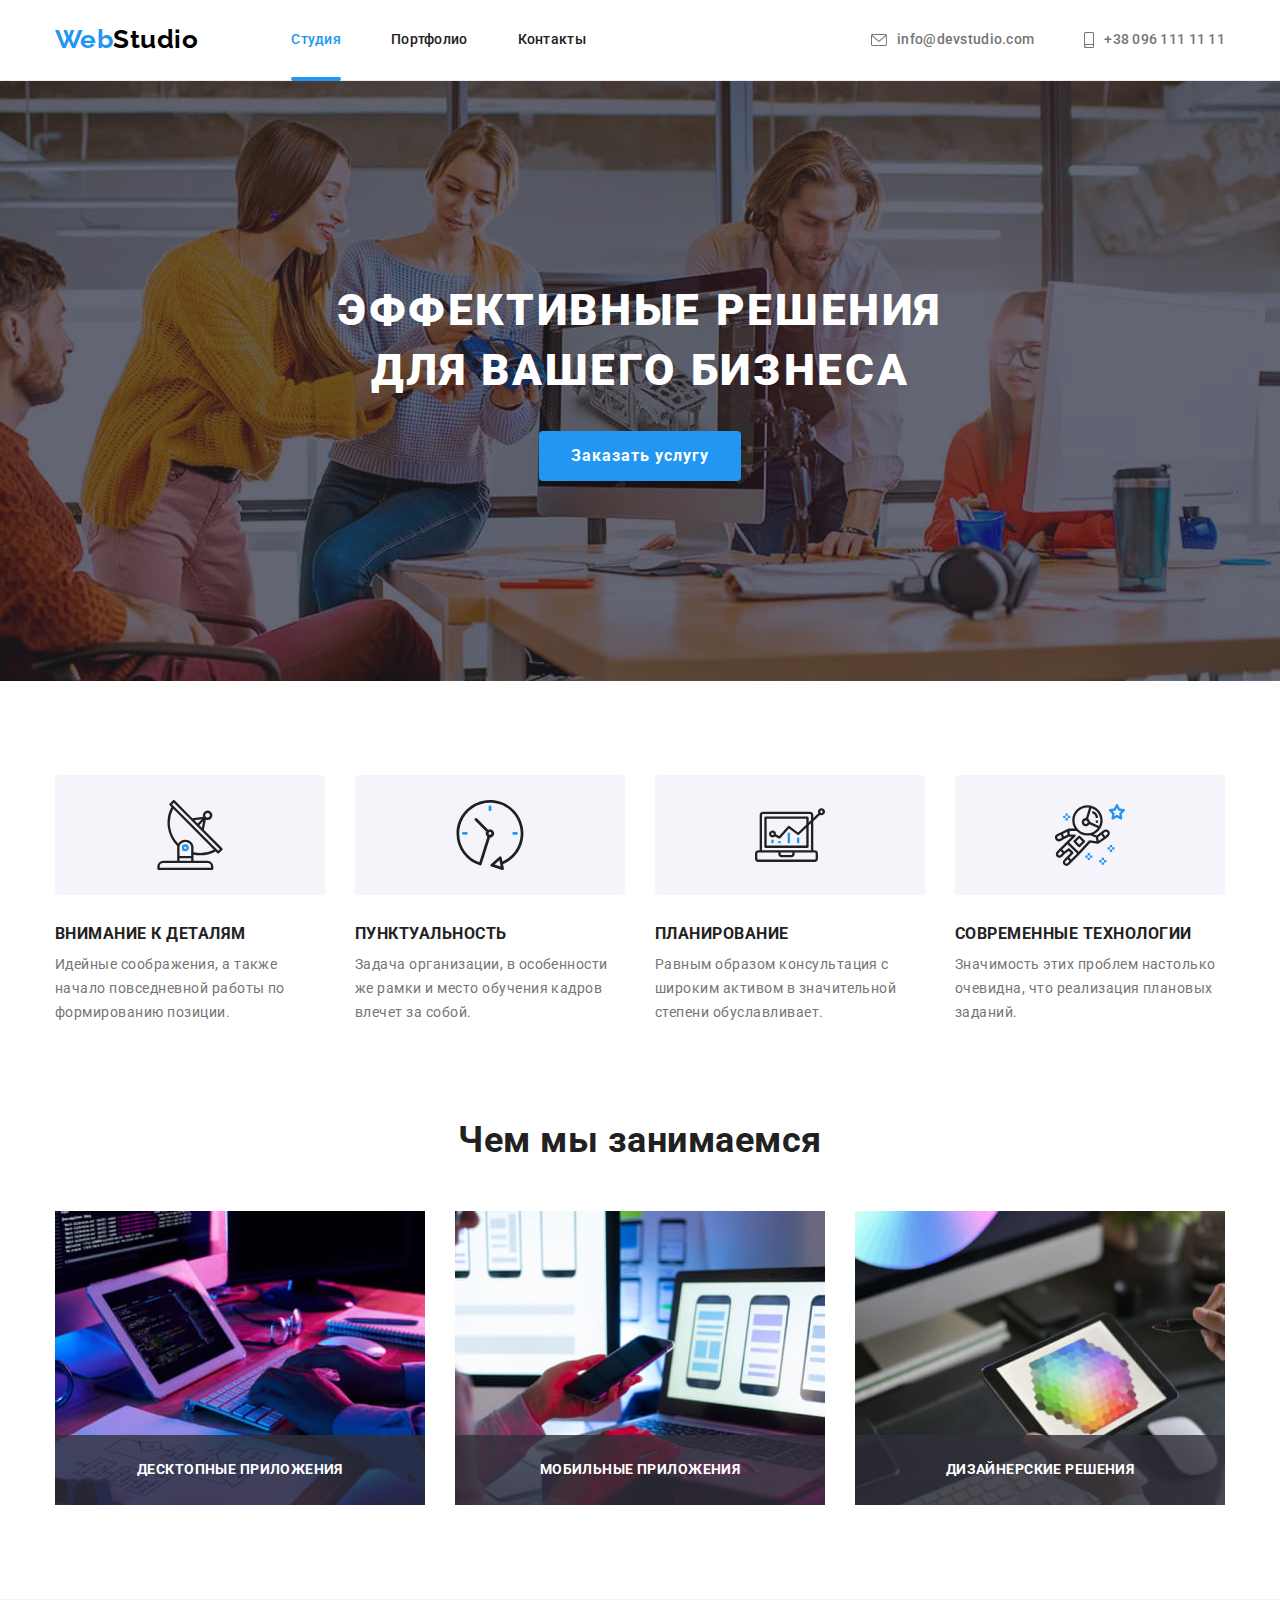
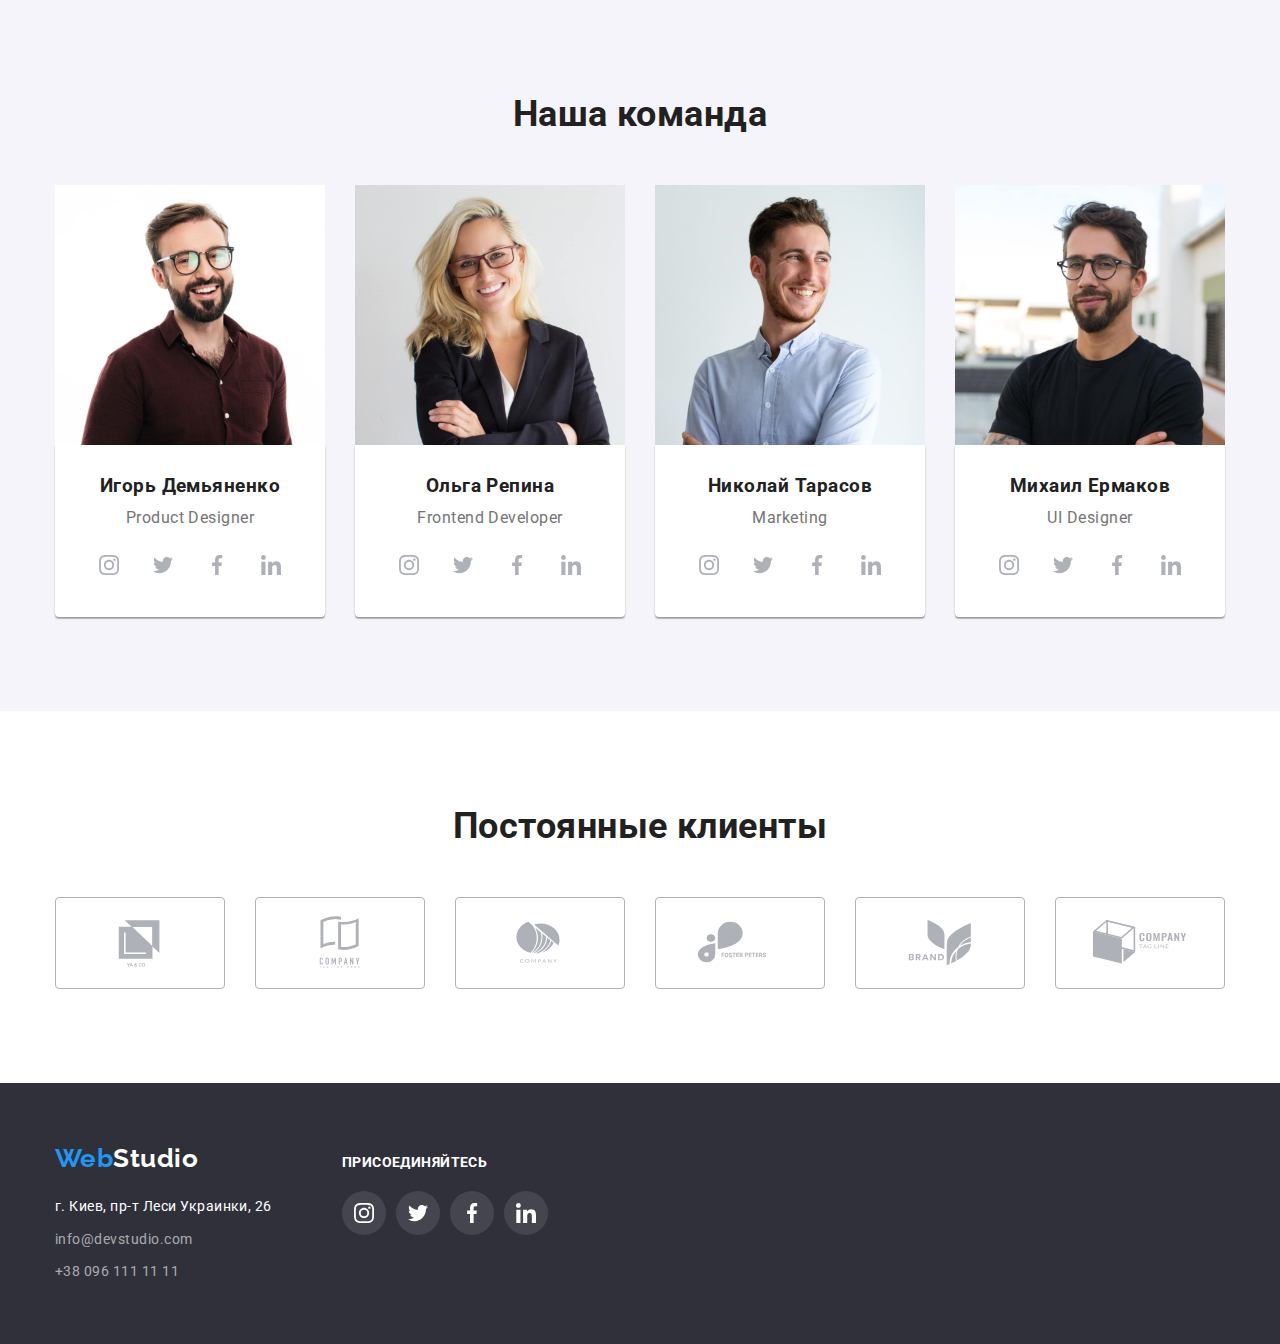
<file: index.html>
<!DOCTYPE html>
<html lang="ru">
  <head>
    <meta charset="UTF-8" />
    <meta http-equiv="X-UA-Compatible" content="IE=edge" />
    <meta name="viewport" content="width=device-width, initial-scale=1.0" />
    <title>Студия</title>

    <link rel="preconnect" href="https://fonts.googleapis.com" />
    <link rel="preconnect" href="https://fonts.gstatic.com" crossorigin />
    <link
      href="https://fonts.googleapis.com/css2?family=Raleway:wght@700&family=Roboto:wght@400;500;700;900&display=swap"
      rel="stylesheet"
    />
    <link
      rel="stylesheet"
      href="https://cdnjs.cloudflare.com/ajax/libs/modern-normalize/1.1.0/modern-normalize.min.css"
    />
    <link rel="stylesheet" href="./css/styles.css" />
  </head>
  <body>
    <header>
      <div class="container">
        <nav class="site-nav">
          <a href="./index.html" class="logo">Web<span class="studio">Studio</span></a>
          <ul class="links">
            <li class="link"><a href="./index.html" class="page current">Студия</a></li>
            <li class="link"><a href="./portfolio.html" class="page">Портфолио</a></li>
            <li class="link"><a href="#contacts" class="page">Контакты</a></li>
          </ul>
        </nav>
        <ul class="contacts-header">
          <li>
            <a href="mailto:info@devstudio.com" class="e-mail">
              <svg class="icon-envelope" width="16" height="12">
                <use href="./images/icons.svg#icon-envelope"></use>
              </svg>
              info@devstudio.com
            </a>
          </li>

          <li>
            <a href="tel:+380961111111" class="tel">
              <svg class="icon-smartphone" width="10" height="16">
                <use href="./images/icons.svg#icon-smartphone"></use>
              </svg>
              +38 096 111 11 11
            </a>
          </li>
        </ul>
      </div>
    </header>

    <main>
      <section class="hero section">
        <h1 class="hero title">Эффективные решения для вашего бизнеса</h1>
        <button class="button" type="button" data-modal-open>Заказать услугу</button>
      </section>

      <section class="features section">
        <div class="container">
          <h2 class="visualy-hidden">Подход</h2>
          <ul class="features-list">
            <li class="feature">
              <div class="feature-icon">
                <svg class="icon" width="70" height="70">
                  <use href="./images/icons.svg#icon-antenna"></use>
                </svg>
              </div>
              <h3 class="title">Внимание к деталям</h3>
              <p class="text">
                Идейные соображения, а также начало повседневной работы по формированию позиции.
              </p>
            </li>
            <li class="feature">
              <div class="feature-icon">
                <svg class="icon" width="70" height="70">
                  <use href="./images/icons.svg#icon-clock"></use>
                </svg>
              </div>
              <h3 class="title">Пунктуальность</h3>
              <p class="text">
                Задача организации, в особенности же рамки и место обучения кадров влечет за собой.
              </p>
            </li>
            <li class="feature">
              <div class="feature-icon">
                <svg class="icon" width="70" height="70">
                  <use href="./images/icons.svg#icon-diagram"></use>
                </svg>
              </div>
              <h3 class="title">Планирование</h3>
              <p class="text">
                Равным образом консультация с широким активом в значительной степени обуславливает.
              </p>
            </li>
            <li class="feature">
              <div class="feature-icon">
                <svg class="icon" width="70" height="70">
                  <use href="./images/icons.svg#icon-astronaut"></use>
                </svg>
              </div>
              <h3 class="title">Современные технологии</h3>
              <p class="text">
                Значимость этих проблем настолько очевидна, что реализация плановых заданий.
              </p>
            </li>
          </ul>
        </div>
      </section>

      <section class="services section">
        <div class="container">
          <h2 class="services title">Чем мы занимаемся</h2>
          <ul class="images">
            <li class="image">
              <div class="decor">
                <img
                  src="images/studio/our-services-1.jpg"
                  alt="Разработка сайтов"
                  width="370"
                  height="294"
                />
                <h3 class="service-title">Десктопные приложения</h3>
              </div>
            </li>
            <li class="image">
              <div class="decor">
                <img
                  src="images/studio/our-services-2.jpg"
                  alt="Разработка мобильных приложений"
                  width="370"
                  height="294"
                />
                <h3 class="service-title">Мобильные приложения</h3>
              </div>
            </li>
            <li class="image">
              <div class="decor">
                <img src="images/studio/our-services-3.jpg" alt="Дизайн" width="370" height="294" />
                <h3 class="service-title">Дизайнерские решения</h3>
              </div>
            </li>
          </ul>
        </div>
      </section>

      <section class="team section">
        <div class="container">
          <h2 class="team title">Наша команда</h2>
          <ul class="team cards">
            <li class="card">
              <img
                src="images/studio/team-card-1.jpg"
                alt="Игорь Демьяненко, Product Designer"
                width="270"
                height="260"
              />
              <div class="card-name">
                <h3 class="title">Игорь Демьяненко</h3>
                <p class="position" lang="en">Product Designer</p>
                <ul class="social">
                  <li class="social-link">
                    <a
                      class="link"
                      href="https://www.instagram.com/?hl=ru"
                      rel="noreferrer nofollow"
                      target="_blank"
                    >
                      <svg class="icon" width="20" height="20">
                        <use href="./images/icons.svg#icon-instagram"></use>
                      </svg>
                    </a>
                  </li>

                  <li class="social-link">
                    <a
                      class="link"
                      href="https://twitter.com/?lang=ru"
                      rel="noreferrer nofollow"
                      target="_blank"
                    >
                      <svg class="icon" width="20" height="20">
                        <use href="./images/icons.svg#icon-twitter"></use>
                      </svg>
                    </a>
                  </li>

                  <li class="social-link">
                    <a
                      class="link"
                      href="https://uk-ua.facebook.com/"
                      rel="noreferrer nofollow"
                      target="_blank"
                    >
                      <svg class="icon" width="20" height="20">
                        <use href="./images/icons.svg#icon-facebook"></use>
                      </svg>
                    </a>
                  </li>

                  <li class="social-link">
                    <a
                      class="link"
                      href="https://www.linkedin.com/login/ru"
                      rel="noreferrer nofollow"
                      target="_blank"
                    >
                      <svg class="icon" width="20" height="20">
                        <use href="./images/icons.svg#icon-linkedin"></use>
                      </svg>
                    </a>
                  </li>
                </ul>
              </div>
            </li>

            <li class="card">
              <img
                src="images/studio/team-card-2.jpg"
                alt="Ольга Репина, Frontend Developer"
                width="270"
                height="260"
              />
              <div class="card-name">
                <h3 class="title">Ольга Репина</h3>
                <p class="position" lang="en">Frontend Developer</p>
                <ul class="social">
                  <li class="social-link">
                    <a
                      class="link"
                      href="https://www.instagram.com/?hl=ru"
                      rel="noreferrer nofollow"
                      target="_blank"
                    >
                      <svg class="icon" width="20" height="20">
                        <use href="./images/icons.svg#icon-instagram"></use>
                      </svg>
                    </a>
                  </li>

                  <li class="social-link">
                    <a
                      class="link"
                      href="https://twitter.com/?lang=ru"
                      rel="noreferrer nofollow"
                      target="_blank"
                    >
                      <svg class="icon" width="20" height="20">
                        <use href="./images/icons.svg#icon-twitter"></use>
                      </svg>
                    </a>
                  </li>

                  <li class="social-link">
                    <a
                      class="link"
                      href="https://uk-ua.facebook.com/"
                      rel="noreferrer nofollow"
                      target="_blank"
                    >
                      <svg class="icon" width="20" height="20">
                        <use href="./images/icons.svg#icon-facebook"></use>
                      </svg>
                    </a>
                  </li>

                  <li class="social-link">
                    <a
                      class="link"
                      href="https://www.linkedin.com/login/ru"
                      rel="noreferrer nofollow"
                      target="_blank"
                    >
                      <svg class="icon" width="20" height="20">
                        <use href="./images/icons.svg#icon-linkedin"></use>
                      </svg>
                    </a>
                  </li>
                </ul>
              </div>
            </li>

            <li class="card">
              <img
                src="images/studio/team-card-3.jpg"
                alt="Николай Тарасов, Marketing"
                width="270"
                height="260"
              />
              <div class="card-name">
                <h3 class="title">Николай Тарасов</h3>
                <p class="position" lang="en">Marketing</p>
                <ul class="social">
                  <li class="social-link">
                    <a
                      class="link"
                      href="https://www.instagram.com/?hl=ru"
                      rel="noreferrer nofollow"
                      target="_blank"
                    >
                      <svg class="icon" width="20" height="20">
                        <use href="./images/icons.svg#icon-instagram"></use>
                      </svg>
                    </a>
                  </li>

                  <li class="social-link">
                    <a
                      class="link"
                      href="https://twitter.com/?lang=ru"
                      rel="noreferrer nofollow"
                      target="_blank"
                    >
                      <svg class="icon" width="20" height="20">
                        <use href="./images/icons.svg#icon-twitter"></use>
                      </svg>
                    </a>
                  </li>

                  <li class="social-link">
                    <a
                      class="link"
                      href="https://uk-ua.facebook.com/"
                      rel="noreferrer nofollow"
                      target="_blank"
                    >
                      <svg class="icon" width="20" height="20">
                        <use href="./images/icons.svg#icon-facebook"></use>
                      </svg>
                    </a>
                  </li>

                  <li class="social-link">
                    <a
                      class="link"
                      href="https://www.linkedin.com/login/ru"
                      rel="noreferrer nofollow"
                      target="_blank"
                    >
                      <svg class="icon" width="20" height="20">
                        <use href="./images/icons.svg#icon-linkedin"></use>
                      </svg>
                    </a>
                  </li>
                </ul>
              </div>
            </li>

            <li class="card">
              <img
                src="images/studio/team_card_4.jpg"
                alt="Михаил Ермаков, UI Designer"
                width="270"
                height="260"
              />
              <div class="card-name">
                <h3 class="title">Михаил Ермаков</h3>
                <p class="position" lang="en">UI Designer</p>
                <ul class="social">
                  <li class="social-link">
                    <a
                      class="link"
                      href="https://www.instagram.com/?hl=ru"
                      rel="noreferrer nofollow"
                      target="_blank"
                    >
                      <svg class="icon" width="20" height="20">
                        <use href="./images/icons.svg#icon-instagram"></use>
                      </svg>
                    </a>
                  </li>

                  <li class="social-link">
                    <a
                      class="link"
                      href="https://twitter.com/?lang=ru"
                      rel="noreferrer nofollow"
                      target="_blank"
                    >
                      <svg class="icon" width="20" height="20">
                        <use href="./images/icons.svg#icon-twitter"></use>
                      </svg>
                    </a>
                  </li>

                  <li class="social-link">
                    <a
                      class="link"
                      href="https://uk-ua.facebook.com/"
                      rel="noreferrer nofollow"
                      target="_blank"
                    >
                      <svg class="icon" width="20" height="20">
                        <use href="./images/icons.svg#icon-facebook"></use>
                      </svg>
                    </a>
                  </li>

                  <li class="social-link">
                    <a
                      class="link"
                      href="https://www.linkedin.com/login/ru"
                      rel="noreferrer nofollow"
                      target="_blank"
                    >
                      <svg class="icon" width="20" height="20">
                        <use href="./images/icons.svg#icon-linkedin"></use>
                      </svg>
                    </a>
                  </li>
                </ul>
              </div>
            </li>
          </ul>
        </div>
      </section>

      <section class="clients section">
        <div class="container">
          <h2 class="clients title">Постоянные клиенты</h2>
          <ul class="client-list">
            <li class="client-icon">
              <a href="#" class="client">
                <svg class="icon" width="106" height="60">
                  <use href="./images/icons.svg#icon-object-one"></use>
                </svg>
              </a>
            </li>
            <li class="client-icon">
              <a href="#" class="client">
                <svg class="icon" width="106" height="60">
                  <use href="./images/icons.svg#icon-object-two"></use>
                </svg>
              </a>
            </li>
            <li class="client-icon">
              <a href="#" class="client">
                <svg class="icon" width="106" height="60">
                  <use href="./images/icons.svg#icon-object-three"></use>
                </svg>
              </a>
            </li>
            <li class="client-icon">
              <a href="#" class="client">
                <svg class="icon" width="106" height="60">
                  <use href="./images/icons.svg#icon-object-four"></use>
                </svg>
              </a>
            </li>
            <li class="client-icon">
              <a href="#" class="client">
                <svg class="icon" width="106" height="60">
                  <use href="./images/icons.svg#icon-object-five"></use>
                </svg>
              </a>
            </li>
            <li class="client-icon">
              <a href="#" class="client">
                <svg class="icon" width="106" height="60">
                  <use href="./images/icons.svg#icon-object-six"></use>
                </svg>
              </a>
            </li>
          </ul>
        </div>
      </section>
    </main>

    <footer class="section">
      <div class="container">
        <div class="address">
          <a href="./index.html" class="logo">Web<span class="studio">Studio</span></a>
          <address id="contacts">
            <ul class="contacts">
              <li class="contact-footer">
                <a
                  href="https://goo.gl/maps/KWoEnxQkHuekiheN8"
                  class="location"
                  rel="noopener noreferrer"
                  target="_blank"
                  >г. Киев, пр-т Леси Украинки, 26</a
                >
              </li>
              <li class="contact-footer">
                <a href="mailto:info@devstudio.com" class="mail">info@devstudio.com</a>
              </li>
              <li class="contact-footer">
                <a href="tel:+380961111111" class="phone">+38 096 111 11 11</a>
              </li>
            </ul>
          </address>
        </div>

        <div class="social-studio">
          <h2 class="title">присоединяйтесь</h2>
          <ul class="social">
            <li class="social-link">
              <a
                class="link"
                href="https://www.instagram.com/?hl=ru"
                rel="noreferrer nofollow"
                target="_blank"
              >
                <svg class="icon" width="20" height="20">
                  <use href="./images/icons.svg#icon-instagram"></use>
                </svg>
              </a>
            </li>

            <li class="social-link">
              <a
                class="link"
                href="https://twitter.com/?lang=ru"
                rel="noreferrer nofollow"
                target="_blank"
              >
                <svg class="icon" width="20" height="20">
                  <use href="./images/icons.svg#icon-twitter"></use>
                </svg>
              </a>
            </li>

            <li class="social-link">
              <a
                class="link"
                href="https://uk-ua.facebook.com/"
                rel="noreferrer nofollow"
                target="_blank"
              >
                <svg class="icon" width="20" height="20">
                  <use href="./images/icons.svg#icon-facebook"></use>
                </svg>
              </a>
            </li>

            <li class="social-link">
              <a
                class="link"
                href="https://www.linkedin.com/login/ru"
                rel="noreferrer nofollow"
                target="_blank"
              >
                <svg class="icon" width="20" height="20">
                  <use href="./images/icons.svg#icon-linkedin"></use>
                </svg>
              </a>
            </li>
          </ul>
        </div>
      </div>
    </footer>

    <div class="backdrop is-hidden" data-modal>
      <div class="modal">
        <button type="button" class="close" data-modal-close>
          <svg class="close-icon" width="30" height="30">
            <use href="./images/close.svg#icon-close"></use>
          </svg>
        </button>
      </div>
    </div>

    <script src="./js/modal.js"></script>
  </body>
</html>
</file>
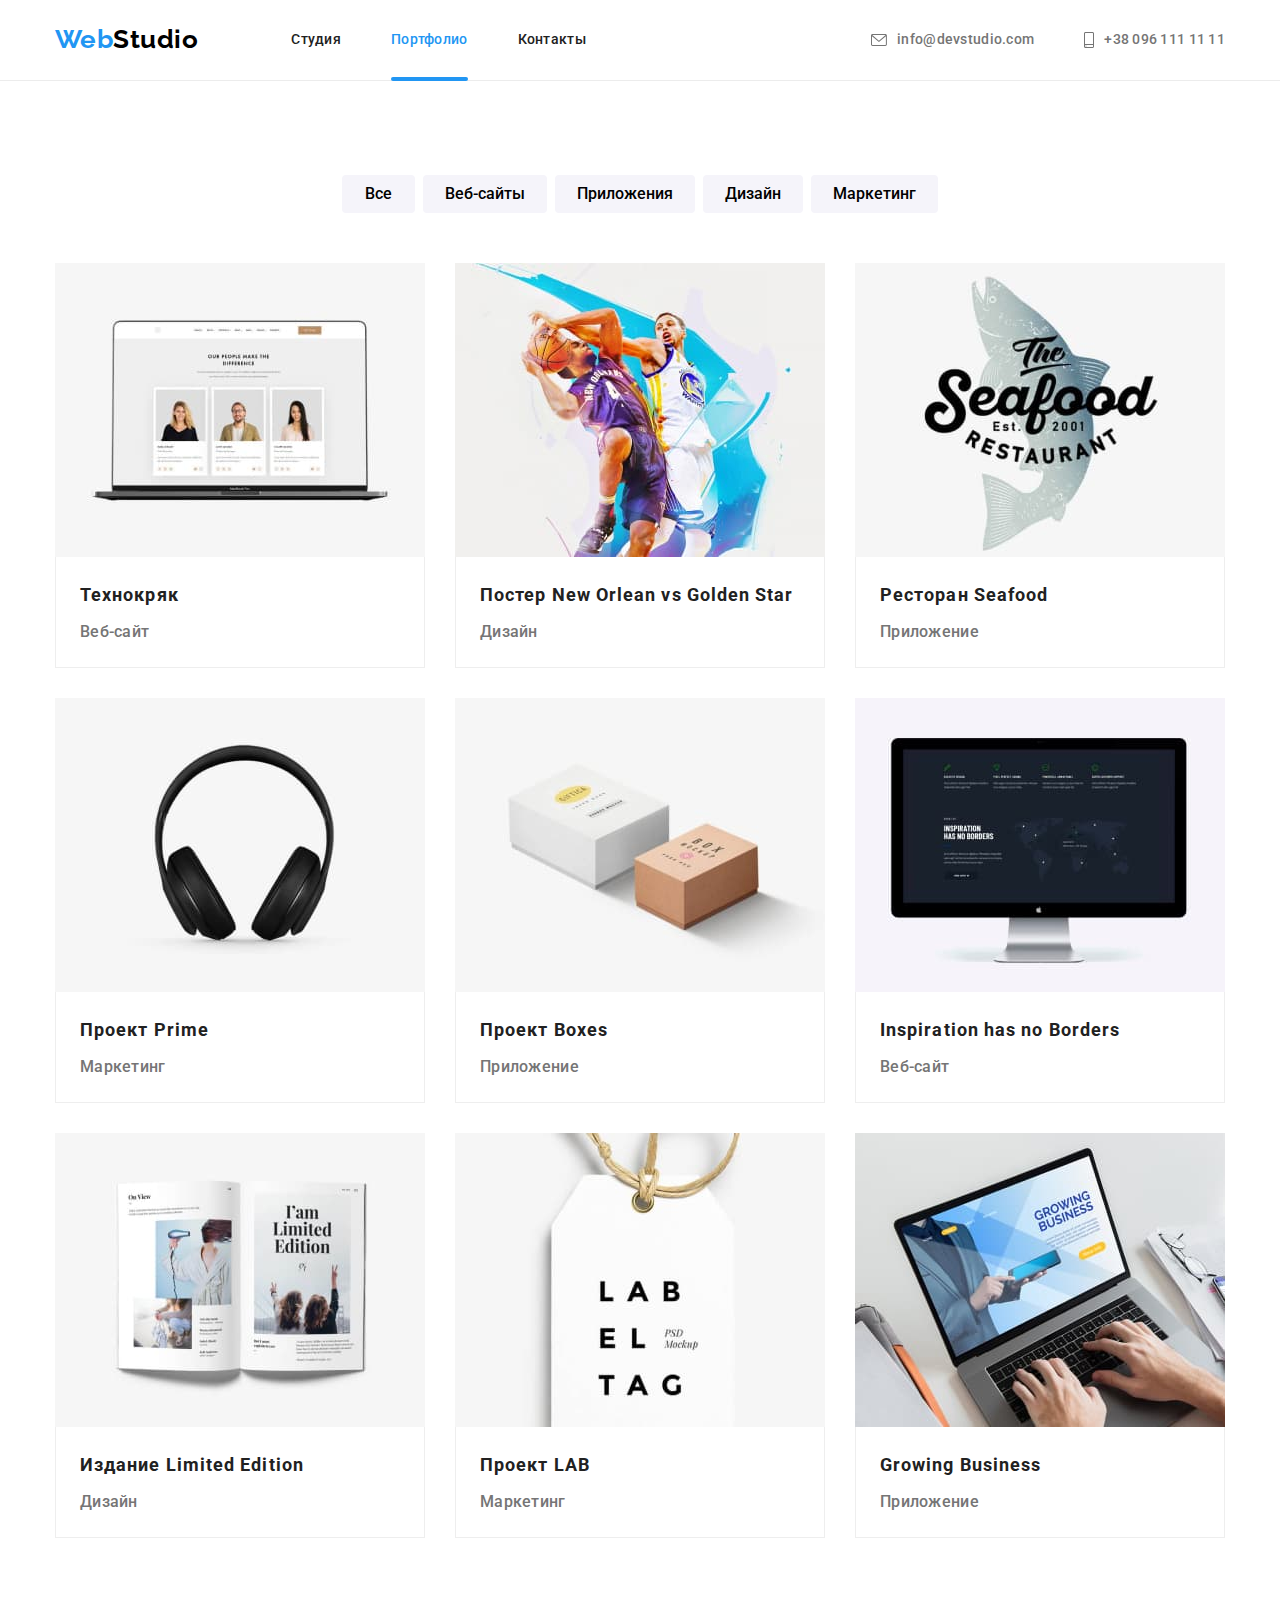
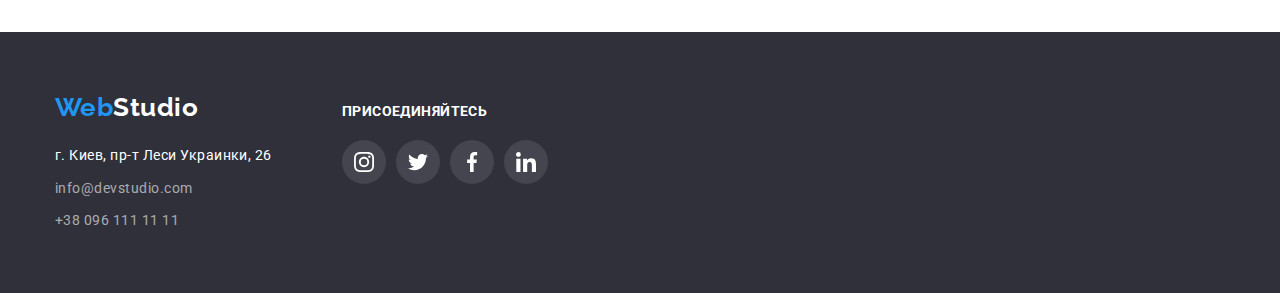
<file: portfolio.html>
<!DOCTYPE html>
<html lang="ru">
  <head>
    <meta charset="UTF-8" />
    <meta http-equiv="X-UA-Compatible" content="IE=edge" />
    <meta name="viewport" content="width=device-width, initial-scale=1.0" />
    <title>Студия</title>

    <link rel="preconnect" href="https://fonts.googleapis.com" />
    <link rel="preconnect" href="https://fonts.gstatic.com" crossorigin />
    <link
      href="https://fonts.googleapis.com/css2?family=Raleway:wght@700&family=Roboto:wght@400;500;700;900&display=swap"
      rel="stylesheet"
    />
    <link
      rel="stylesheet"
      href="https://cdnjs.cloudflare.com/ajax/libs/modern-normalize/1.1.0/modern-normalize.min.css"
    />
    <link rel="stylesheet" href="./css/styles.css" />
  </head>

  <body>
    <header>
      <div class="container">
        <nav class="site-nav">
          <a href="./index.html" class="logo">Web<span class="studio">Studio</span></a>
          <ul class="links">
            <li class="link"><a href="./index.html" class="page">Студия</a></li>
            <li class="link"><a href="./portfolio.html" class="page current">Портфолио</a></li>
            <li class="link"><a href="#contacts" class="page">Контакты</a></li>
          </ul>
        </nav>
        <ul class="contacts-header">
          <li>
            <a href="mailto:info@devstudio.com" class="e-mail">
              <svg class="icon-envelope" width="16" height="12">
                <use href="./images/icons.svg#icon-envelope"></use>
              </svg>
              info@devstudio.com
            </a>
          </li>

          <li>
            <a href="tel:+380961111111" class="tel">
              <svg class="icon-smartphone" width="10" height="16">
                <use href="./images/icons.svg#icon-smartphone"></use>
              </svg>
              +38 096 111 11 11
            </a>
          </li>
        </ul>
      </div>
    </header>

    <main>
      <section class="products section">
        <div class="container">
          <h1 class="visualy-hidden">Реализованные проекты</h1>
          <ul class="filters">
            <li class="filter"><button type="button" class="button">Все</button></li>
            <li class="filter"><button type="button" class="button">Веб-сайты</button></li>
            <li class="filter"><button type="button" class="button">Приложения</button></li>
            <li class="filter"><button type="button" class="button">Дизайн</button></li>
            <li class="filter">
              <button type="button" class="button marketing">Маркетинг</button>
            </li>
          </ul>

          <ul class="projects">
            <li class="project">
              <a href="" class="link">
                <div class="info">
                  <img
                    src="images/portfolio/portfolio-project01.jpg"
                    alt="Ноутбук с открытым сайтом на странице Наша команда"
                    width="370"
                    height="294"
                  />
                  <p class="info-text">
                    Технокряк это современная площадка распространения коронавируса. Компании
                    используют эту платформу для цифрового шпионажа и атак на защищённые сервера
                    конкурентов.
                  </p>
                </div>
                <div class="discription">
                  <h2 class="title">Технокряк</h2>
                  <p class="text">Веб-сайт</p>
                </div>
              </a>
            </li>

            <li class="project">
              <a href="" class="link">
                <div class="info">
                  <img
                    src="images/portfolio/portfolio-project02.jpg"
                    alt="Баскетболист Голден Стар ставит блок игроку Нью Орлеан"
                    width="370"
                    height="294"
                  />
                  <p class="info-text">
                    Технокряк это современная площадка распространения коронавируса. Компании
                    используют эту платформу для цифрового шпионажа и атак на защищённые сервера
                    конкурентов.
                  </p>
                </div>
                <div class="discription">
                  <h2 class="title">Постер New Orlean vs Golden Star</h2>
                  <p class="text">Дизайн</p>
                </div>
              </a>
            </li>

            <li class="project">
              <a href="" class="link">
                <div class="info">
                  <img
                    src="images/portfolio/portfolio-project03.jpg"
                    alt="Лого ресторана с изображением лосося"
                    width="370"
                    height="294"
                  />
                  <p class="info-text">
                    Технокряк это современная площадка распространения коронавируса. Компании
                    используют эту платформу для цифрового шпионажа и атак на защищённые сервера
                    конкурентов.
                  </p>
                </div>
                <div class="discription">
                  <h2 class="title">Ресторан Seafood</h2>
                  <p class="text">Приложение</p>
                </div>
              </a>
            </li>

            <li class="project">
              <a href="" class="link">
                <div class="info">
                  <img
                    src="images/portfolio/portfolio-project04.jpg"
                    alt="Черные беспроводные наушники"
                    width="370"
                    height="294"
                  />
                  <p class="info-text">
                    Технокряк это современная площадка распространения коронавируса. Компании
                    используют эту платформу для цифрового шпионажа и атак на защищённые сервера
                    конкурентов.
                  </p>
                </div>
                <div class="discription">
                  <h2 class="title">Проект Prime</h2>
                  <p class="text">Маркетинг</p>
                </div>
              </a>
            </li>

            <li class="project">
              <a href="" class="link">
                <div class="info">
                  <img
                    src="images/portfolio/portfolio-project05.jpg"
                    alt="Две коробки, белая большего размера, бежевая в два раза меньше"
                    width="370"
                    height="294"
                  />
                  <p class="info-text">
                    Технокряк это современная площадка распространения коронавируса. Компании
                    используют эту платформу для цифрового шпионажа и атак на защищённые сервера
                    конкурентов.
                  </p>
                </div>
                <div class="discription">
                  <h2 class="title">Проект Boxes</h2>
                  <p class="text">Приложение</p>
                </div>
              </a>
            </li>

            <li class="project">
              <a href="" class="link">
                <div class="info">
                  <img
                    src="images/portfolio/portfolio-project06.jpg"
                    alt="Главная страница сайта черного цвета с изображением карты мира"
                    width="370"
                    height="294"
                  />
                  <p class="info-text">
                    Технокряк это современная площадка распространения коронавируса. Компании
                    используют эту платформу для цифрового шпионажа и атак на защищённые сервера
                    конкурентов.
                  </p>
                </div>
                <div class="discription">
                  <h2 class="title">Inspiration has no Borders</h2>
                  <p class="text">Веб-сайт</p>
                </div>
              </a>
            </li>

            <li class="project">
              <a href="" class="link">
                <div class="info">
                  <img
                    src="images/portfolio/portfolio-project07.jpg"
                    alt="Открытый журнал с изображенем девушек"
                    width="370"
                    height="294"
                  />
                  <p class="info-text">
                    Технокряк это современная площадка распространения коронавируса. Компании
                    используют эту платформу для цифрового шпионажа и атак на защищённые сервера
                    конкурентов.
                  </p>
                </div>
                <div class="discription">
                  <h2 class="title">Издание Limited Edition</h2>
                  <p class="text">Дизайн</p>
                </div>
              </a>
            </li>

            <li class="project">
              <a href="" class="link">
                <div class="info">
                  <img
                    src="images/portfolio/portfolio-project08.jpg"
                    alt="Бумажная белая бирка на бежевой веревке с надписью Лаб ель Таг"
                    width="370"
                    height="294"
                  />
                  <p class="info-text">
                    Технокряк это современная площадка распространения коронавируса. Компании
                    используют эту платформу для цифрового шпионажа и атак на защищённые сервера
                    конкурентов.
                  </p>
                </div>
                <div class="discription">
                  <h2 class="title">Проект LAB</h2>
                  <p class="text">Маркетинг</p>
                </div>
              </a>
            </li>

            <li class="project">
              <a href="" class="link">
                <div class="info">
                  <img
                    src="images/portfolio/portfolio-project09.jpg"
                    alt="Мужские руки расположены на клавиатуре ноутбука, на екране главная страница приложения"
                    width="370"
                    height="294"
                  />
                  <p class="info-text">
                    Технокряк это современная площадка распространения коронавируса. Компании
                    используют эту платформу для цифрового шпионажа и атак на защищённые сервера
                    конкурентов.
                  </p>
                </div>
                <div class="discription">
                  <h2 class="title">Growing Business</h2>
                  <p class="text">Приложение</p>
                </div>
              </a>
            </li>
          </ul>
        </div>
      </section>
    </main>

    <footer class="section">
      <div class="container">
        <div class="address">
          <a href="./index.html" class="logo">Web<span class="studio">Studio</span></a>
          <address id="contacts">
            <ul class="contacts">
              <li class="contact-footer">
                <a
                  href="https://goo.gl/maps/KWoEnxQkHuekiheN8"
                  class="location"
                  rel="noopener noreferrer"
                  target="_blank"
                  >г. Киев, пр-т Леси Украинки, 26</a
                >
              </li>
              <li class="contact-footer">
                <a href="mailto:info@devstudio.com" class="mail">info@devstudio.com</a>
              </li>
              <li class="contact-footer">
                <a href="tel:+380961111111" class="phone">+38 096 111 11 11</a>
              </li>
            </ul>
          </address>
        </div>

        <div class="social-studio">
          <h2 class="title">присоединяйтесь</h2>
          <ul class="social">
            <li class="social-link">
              <a
                class="link"
                href="https://www.instagram.com/?hl=ru"
                rel="noreferrer nofollow"
                target="_blank"
              >
                <svg class="icon" width="20" height="20">
                  <use href="./images/icons.svg#icon-instagram"></use>
                </svg>
              </a>
            </li>

            <li class="social-link">
              <a
                class="link"
                href="https://twitter.com/?lang=ru"
                rel="noreferrer nofollow"
                target="_blank"
              >
                <svg class="icon" width="20" height="20">
                  <use href="./images/icons.svg#icon-twitter"></use>
                </svg>
              </a>
            </li>

            <li class="social-link">
              <a
                class="link"
                href="https://uk-ua.facebook.com/"
                rel="noreferrer nofollow"
                target="_blank"
              >
                <svg class="icon" width="20" height="20">
                  <use href="./images/icons.svg#icon-facebook"></use>
                </svg>
              </a>
            </li>

            <li class="social-link">
              <a
                class="link"
                href="https://www.linkedin.com/login/ru"
                rel="noreferrer nofollow"
                target="_blank"
              >
                <svg class="icon" width="20" height="20">
                  <use href="./images/icons.svg#icon-linkedin"></use>
                </svg>
              </a>
            </li>
          </ul>
        </div>
      </div>
    </footer>
  </body>
</html>
</file>
<file: css/styles.css>
:root {
  --primary-font-color: #757575;
  --hover-focus-color: #2196f3;
  --header-color: #212121;
  --head-white-color: #ffffff;
  --color-transition: color 250ms cubic-bezier(0.4, 0, 0.2, 1);
  --background-transition: background-color 250ms cubic-bezier(0.4, 0, 0.2, 1);
  --shadow-transition: box-shadow 250ms cubic-bezier(0.4, 0, 0.2, 1);
  --fill-transition: fill 250ms cubic-bezier(0.4, 0, 0.2, 1);
  --border-transition: border-color 250ms cubic-bezier(0.4, 0, 0.2, 1);
  --transform-transition: transform 250ms cubic-bezier(0.4, 0, 0.2, 1);
  --opacity-transition: opacity 250ms cubic-bezier(0.4, 0, 0.2, 1);
}

body {
  margin: 0px;

  background-color: var(--head-white-color);
  font-family: Roboto, sans-serif;
  color: var(--primary-font-color);
  letter-spacing: 0.03em;
}

.section {
  margin-right: auto;
  margin-left: auto;
  padding-top: 94px;
  padding-bottom: 94px;
}

.container {
  width: 1200px;
  padding-right: 15px;
  padding-left: 15px;
  margin-left: auto;
  margin-right: auto;
}

.title {
  color: var(--header-color);
}

.visualy-hidden {
  position: absolute;
  clip: rect(0 0 0 0);
  width: 1px;
  height: 1px;
  margin: -1px;
}

ul {
  margin: 0px;
  padding: 0px;

  list-style-type: none;
}

h1,
h2,
h3,
h4,
h5,
h6 {
  margin: 0px;
}

img {
  display: block;
}

/* header */
/* navigation */
header {
  border-bottom: 1px solid #ececec;
}

header > .container {
  display: flex;
}

.site-nav {
  display: flex;
  align-items: center;
  margin-right: 0px;
}

.logo {
  font-family: raleway, sans-serif;
  text-decoration: none;
  font-weight: 700;
  font-size: 26px;
  line-height: 1.2;
  color: var(--hover-focus-color);
}

.site-nav .logo .studio {
  color: #000000;
}

.link,
.page,
.contacts-header,
.e-mail,
.tel {
  text-decoration: none;
  font-weight: 500;
  font-size: 14px;
  line-height: 1.14;
  letter-spacing: 0.02em;
}

.links {
  display: flex;
  margin-left: 93px;
  align-items: center;
}

.links > .link:not(:last-child) {
  margin-right: 50px;
}

.site-nav .page {
  padding-top: 32px;
  padding-bottom: 32px;

  color: var(--header-color);
}

.page.current {
  display: block;
  position: relative;

  color: var(--hover-focus-color);
}

.page.current::after {
  position: absolute;
  bottom: -1px;
  left: 0;
  content: '';
  width: 100%;
  height: 4px;

  background-color: #2196f3;
  border-radius: 2px;
}

.page {
  transition: var(--color-transition);
}

.page:hover,
.page:focus {
  color: var(--hover-focus-color);
}

.contacts-header {
  display: flex;
  align-items: center;
  margin-left: auto;
}

.e-mail,
.tel {
  display: flex;
  padding-top: 32px;
  padding-bottom: 32px;
  align-items: center;

  transition: var(--color-transition);

  color: var(--primary-font-color);
}

.icon-envelope,
.icon-smartphone {
  margin-right: 10px;

  transition: var(--fill-transition);

  fill: var(--primary-font-color);
}

.contacts-header li:last-child {
  margin-left: 50px;
}

.e-mail:hover,
.e-mail:focus,
.tel:hover,
.tel:focus {
  color: var(--hover-focus-color);
}

.e-mail:hover .icon-envelope,
.e-mail:focus .icon-envelope,
.tel:hover .icon-smartphone,
.tel:focus .icon-smartphone {
  fill: var(--hover-focus-color);
}

/* main */
/* hero-section */
.hero.section {
  max-width: 1600px;
  text-align: center;
  padding-top: 200px;
  padding-bottom: 200px;
  margin-left: auto;
  margin-right: auto;

  background-image: linear-gradient(rgba(47, 48, 58, 0.4), rgba(47, 48, 58, 0.4)),
    url(../images/studio/hero-section.jpg);
  background-repeat: no-repeat;
  background-size: cover;
  background-position: center;
  background-color: #2f303a;
}

.hero .title {
  margin: 0 auto;
  width: 696px;

  color: #ffffff;
  font-weight: 900;
  font-size: 44px;
  line-height: 1.36;
  letter-spacing: 0.06em;
  text-transform: uppercase;
  text-align: center;
}

.hero .button {
  padding: 10px 32px;
  margin-top: 30px;

  transition: var(--background-transition);

  background-color: var(--hover-focus-color);
  border: none;
  border-radius: 4px;
  box-shadow: 0px 4px 4px rgba(0, 0, 0, 0.15);

  color: var(--head-white-color);
  font-weight: 700;
  font-size: 16px;
  line-height: 1.87;
  letter-spacing: 0.06em;
}

.hero .button:hover,
.button:focus {
  background-color: #188ce8;
}

.button {
  min-width: 73px;

  font-family: Roboto, sans-serif;
  cursor: pointer;
}

/* features-section */
.feature {
  width: 270px;
}

.features.title {
  display: none;
}

.features-list {
  display: flex;

  font-size: 14px;
}

.feature:not(:last-child) {
  margin-right: 30px;
}

.feature-icon {
  width: 270px;
  height: 120px;
  display: flex;
  justify-content: center;
  align-items: center;

  background-color: #f5f4fa;
  border-radius: 4px;
}

.feature > .title {
  margin-top: 30px;

  line-height: 1.14;
  text-transform: uppercase;
}

.feature > .text {
  margin-top: 10px;
  margin-bottom: 0px;

  line-height: 1.71;
}

/* services-section */
.services.section {
  padding-top: 0px;
}

.services > .container {
  flex-direction: column;
}

.services.title {
  font-size: 36px;
  line-height: 1.17;
  text-align: center;
}

.images {
  display: flex;
  margin-top: 50px;
}

.image {
  flex-basis: calc((100% - 60px) / 3);
}

.image:not(:last-child) {
  margin-right: 30px;
}

.decor {
  position: relative;
}

.service-title {
  position: absolute;
  bottom: 0;
  left: 0;
  padding: 27px 0;

  width: 370px;
  height: 70px;

  font-weight: 700;
  font-size: 14px;
  line-height: 1.14;
  text-align: center;
  letter-spacing: 0.03em;
  text-transform: uppercase;
  color: var(--head-white-color);
  background-color: rgba(47, 48, 58, 0.8);
}

/* team-section */
.team.section {
  background: #f5f4fa;
}

.team > .container {
  flex-direction: column;
}

.team.title {
  margin: 0px;

  font-size: 36px;
  line-height: 1.17;
  text-align: center;
}

.team.cards {
  display: flex;
  margin-top: 50px;
}

.card {
  flex-basis: calc((100% - 90px) / 4);

  background: var(--head-white-color);
  text-align: center;
  font-size: 16px;
  line-height: 1.19;
}

.card:not(:last-child) {
  margin-right: 30px;
}

.card > img {
  display: block;
}

.card > .title {
  font-weight: 500;
}

div.card-name {
  padding-top: 30px;
  padding-bottom: 30px;

  box-shadow: 0px 1px 3px rgba(0, 0, 0, 0.12), 0px 1px 1px rgba(0, 0, 0, 0.14),
    0px 2px 1px rgba(0, 0, 0, 0.2);
  border-radius: 0px 0px 4px 4px;
  text-align: center;
}

.position {
  margin-top: 10px;
  margin-bottom: 0px;
}

.social {
  display: flex;
  justify-content: center;
  margin-top: 16px;
}

.social .link {
  display: flex;
  justify-content: center;
  align-items: center;
  width: 44px;
  height: 44px;

  background-color: var(--head-white-color);
  border-radius: 50%;

  transition: var(--background-transition);
}

.social .link:hover,
.social .link:focus {
  background-color: var(--hover-focus-color);
}

.social .link:hover .icon,
.social .link:focus .icon {
  fill: var(--head-white-color);
}

.social-link:not(:last-child) {
  margin-right: 10px;
}

.social .icon {
  fill: #afb1b8;

  transition: var(--fill-transition);
}

/* clients-section */
.clients.title {
  margin: 0px;

  font-size: 36px;
  line-height: 1.17;
  text-align: center;
}

.client-list {
  display: flex;
  margin-top: 50px;
}

.client-icon:not(:last-child) {
  margin-right: 30px;
}

.client {
  display: flex;
  justify-content: center;
  align-items: center;
  width: 170px;
  height: 92px;

  border: 1px solid #afb1b8;
  border-radius: 4px;

  transition: var(--border-transition);
}

.client:hover,
.client:focus {
  border-color: var(--hover-focus-color);
}

.client > .icon {
  fill: #afb1b8;

  transition: var(--fill-transition);
}

.client:hover .icon,
.client:focus .icon {
  fill: var(--hover-focus-color);
}

/* footer */
footer.section {
  padding-top: 60px;
  padding-bottom: 60px;

  background-color: #2f303a;
  font-size: 14px;
  line-height: 1.71;
}

footer > .container {
  display: flex;
  align-items: baseline;
}

footer .logo {
  width: 145px;
}

address {
  margin-top: 20px;
}

.logo .studio {
  color: var(--head-white-color);
}

.location {
  text-decoration: none;
  font-style: normal;
  color: var(--head-white-color);

  transition: var(--color-transition);
}

.contacts {
  flex-direction: column;
}

.contact-footer {
  font-style: normal;
}

.contact-footer:not(:first-child) {
  margin-top: 9px;
}

.contact-footer .mail,
.phone {
  color: rgba(255, 255, 255, 0.6);
  text-decoration: none;

  transition: var(--color-transition);
}

.location:hover,
.location:focus,
.mail:hover,
.mail:focus,
.phone:hover,
.phone:focus {
  color: var(--hover-focus-color);
}

.social-studio {
  width: 206px;
  height: 80px;
  margin-left: 70px;
}

.social-studio > .title {
  font-weight: 700;
  font-size: 14px;
  line-height: 1.14;
  letter-spacing: 0.03em;
  text-transform: uppercase;
  color: var(--head-white-color);
}

.social-studio ul {
  margin-top: 20px;
}

.social-studio .link {
  display: flex;

  background-color: rgba(255, 255, 255, 0.1);
}

.social-studio .icon {
  fill: var(--head-white-color);
}

/* portfolio-page */
/* main-products */
.products > .container {
  flex-direction: column;
  align-items: center;
}

.filters {
  display: flex;
  justify-content: center;
  margin-bottom: 50px;
}

.filter:not(:last-child) {
  margin-right: 8px;
}

.filters .button {
  transition: var(--color-transition), var(--background-transition), var(--shadow-transition);

  padding: 6px 22px;

  background-color: #f5f4fa;
  border: none;
  border-radius: 4px;
  font-weight: 500;
  font-size: 16px;
  line-height: 1.62;
}

.filter > .button:active,
.filter > .button:hover,
.filter > .button:focus {
  color: var(--head-white-color);
  background-color: var(--hover-focus-color);
  box-shadow: 0px 3px 1px rgba(0, 0, 0, 0.1), 0px 1px 2px rgba(0, 0, 0, 0.08),
    0px 2px 2px rgba(0, 0, 0, 0.12);
}

.projects {
  display: flex;
  flex-wrap: wrap;
  margin: -15px;
}

.project {
  flex-basis: calc((100% - 90px) / 3);
  margin: 15px;

  background-color: var(--head-white-color);
}

.project > .link {
  display: inline-block;

  transition: var(--shadow-transition);
}

.project > .link:hover,
.project > .link:focus {
  box-shadow: 0px 1px 1px rgba(0, 0, 0, 0.12), 0px 4px 4px rgba(0, 0, 0, 0.06),
    1px 4px 6px rgba(0, 0, 0, 0.16);
}

.info {
  position: relative;
  overflow: hidden;
}

.info-text {
  position: absolute;
  top: 0;
  left: 0;

  max-height: 294px;
  overflow: auto;

  transform: translatey(100%);
  transition: var(--transform-transition);

  margin: 0;
  padding: 63px 24px 63px 23px;

  color: var(--head-white-color);
  background-color: rgba(33, 150, 243, 0.9);

  font-size: 18px;
  line-height: 1.56;
  letter-spacing: 0.03em;
}

.project > .link:hover .info-text,
.project > .link:focus .info-text {
  transform: translate(0);
}

.discription {
  padding: 20px 24px;

  border: 1px solid #eeeeee;
  border-top: none;
}

.discription .title {
  margin-bottom: 4px;

  font-size: 18px;
  line-height: 2;
  letter-spacing: 0.06em;
}

.discription .text {
  margin: 0px;

  color: var(--primary-font-color);
  font-size: 16px;
  line-height: 1.87;
}

/* backdrop */
.backdrop {
  position: fixed;
  top: 0;
  left: 0;

  width: 100%;
  height: 100%;

  background-color: rgba(0, 0, 0, 0.2);

  opacity: 1;
  transition: var(--opacity-transition);
}

.backdrop.is-hidden {
  opacity: 0;
  pointer-events: none;
}

.backdrop.is-hidden .modal {
  transform: translate(-50%, -50%) scale(0.3);
  background-color: var(--hover-focus-color);
}

.modal {
  position: relative;
  top: 50%;
  left: 50%;

  width: 528px;
  height: 581px;

  background-color: var(--head-white-color);

  transform: translate(-50%, -50%) scale(1);

  transition: var(--transform-transition), var(--background-transition);
}

.close {
  position: absolute;
  top: 8px;
  right: 8px;
  border: none;
  background-color: var(--head-white-color);
  padding: 0;
}
</file>
